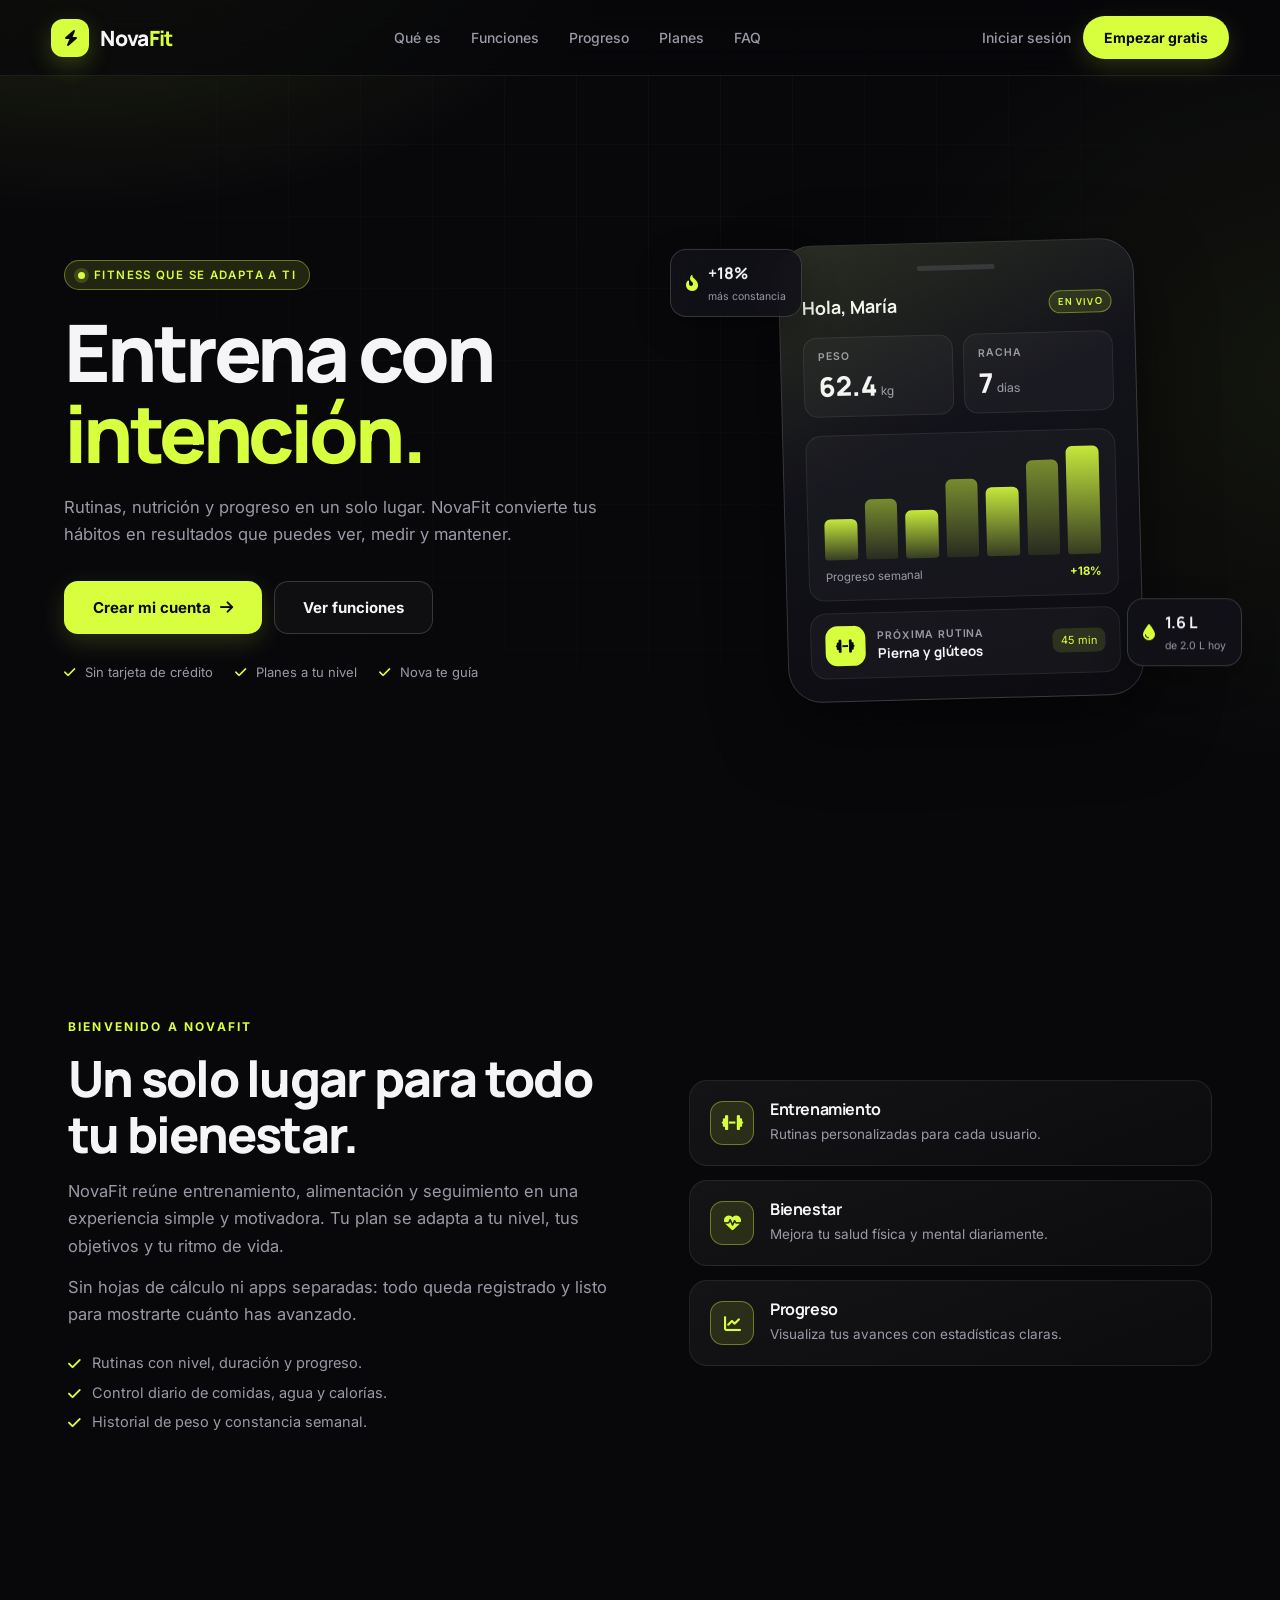
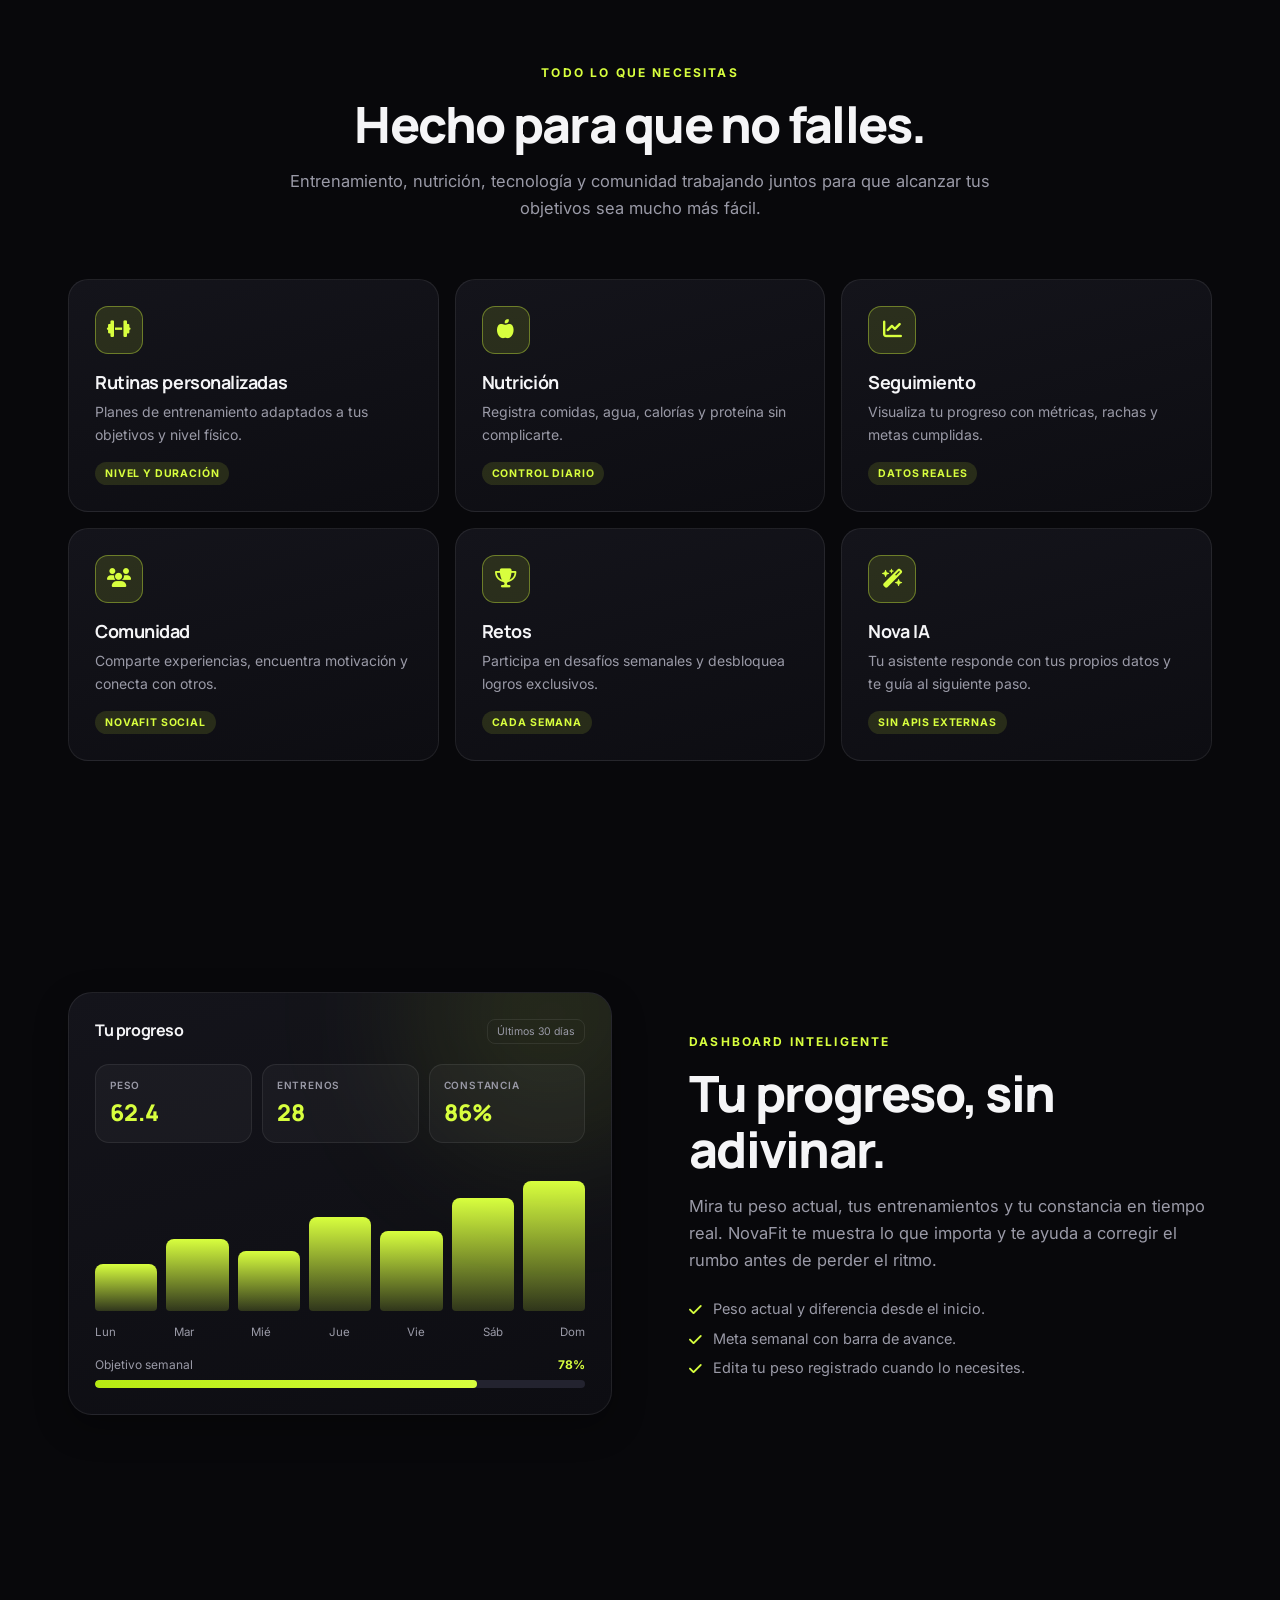
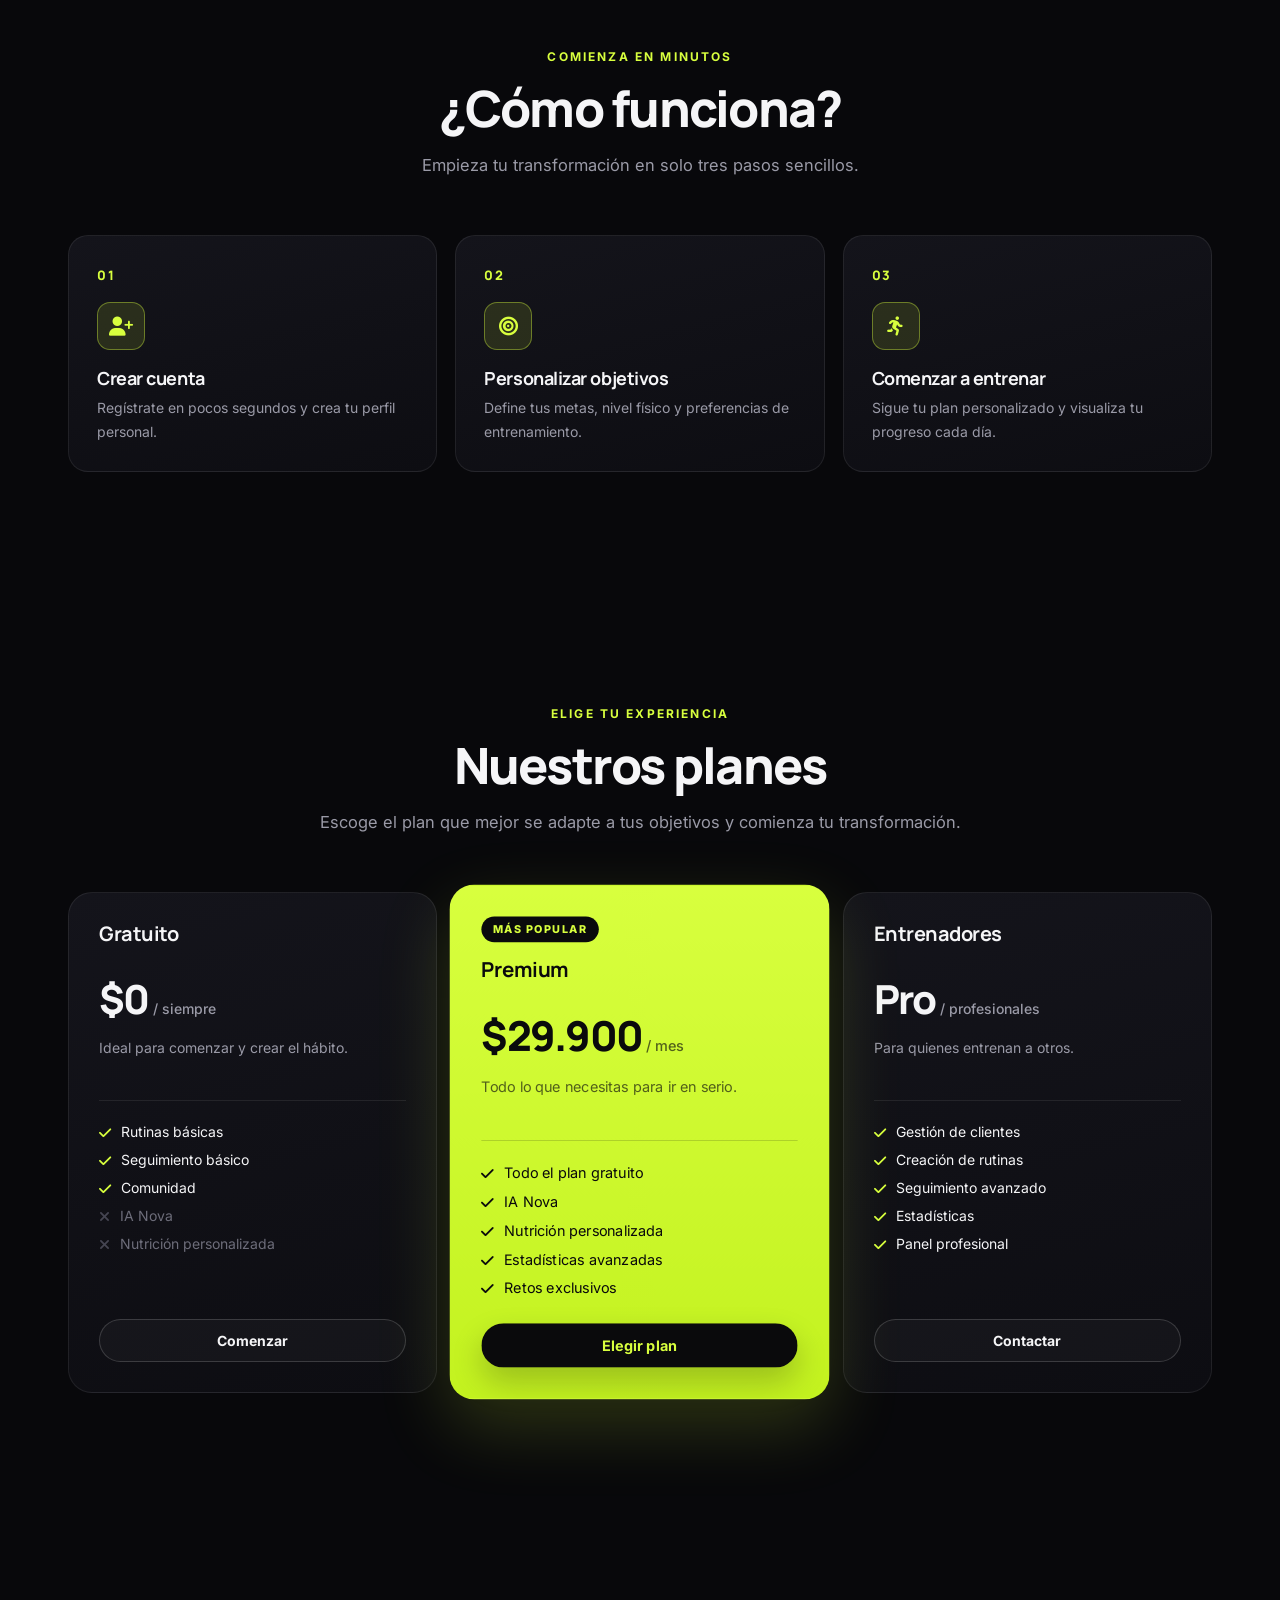
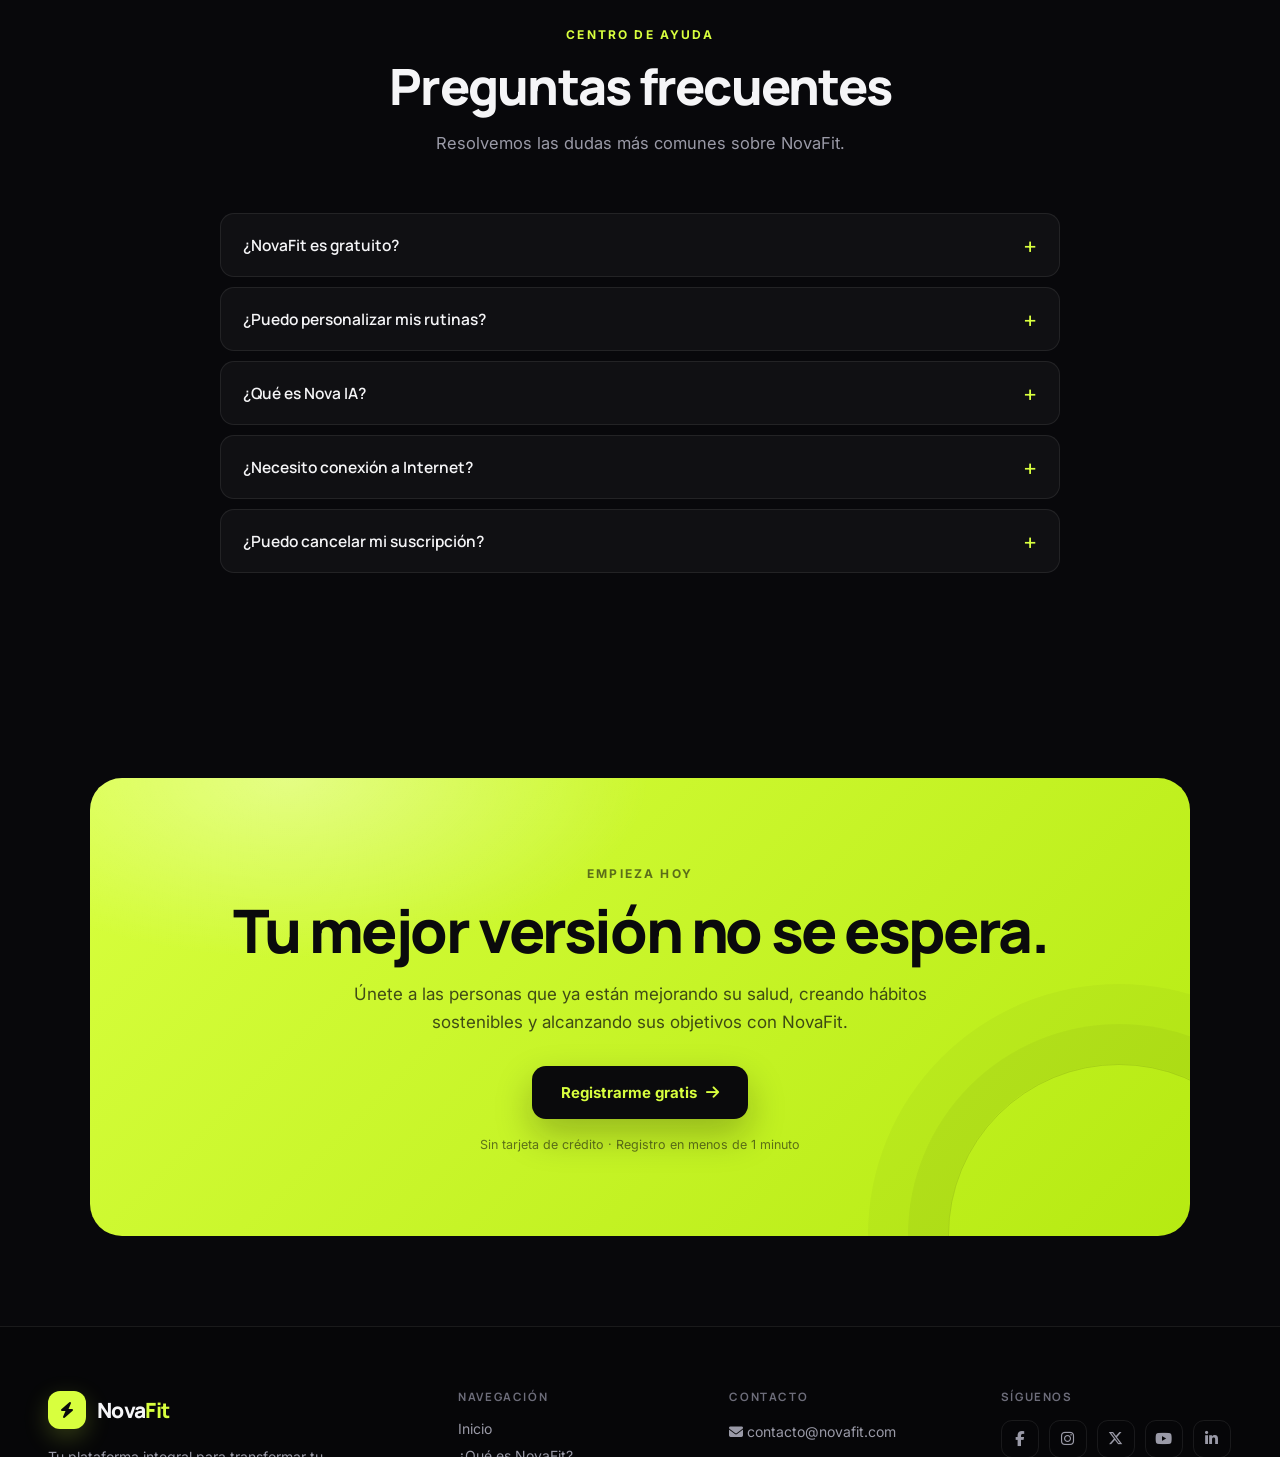
<file: nova-main/index.html>
<!DOCTYPE html>
<html lang="es">
<head>
    <meta charset="UTF-8">
    <meta name="viewport" content="width=device-width, initial-scale=1.0">
    <link rel="icon" type="image/svg+xml" href="frontend/assets/favicon.svg">
    <link rel="icon" type="image/png" sizes="512x512" href="frontend/assets/favicon.png">
    <link rel="apple-touch-icon" href="frontend/assets/apple-touch-icon.png">
    <meta http-equiv="refresh" content="0; url=frontend/index.html">
    <title>NovaFit</title>
</head>
<body>
    <p>Redirigiendo a <a href="frontend/index.html">NovaFit</a>...</p>
</body>
</html>
</file>
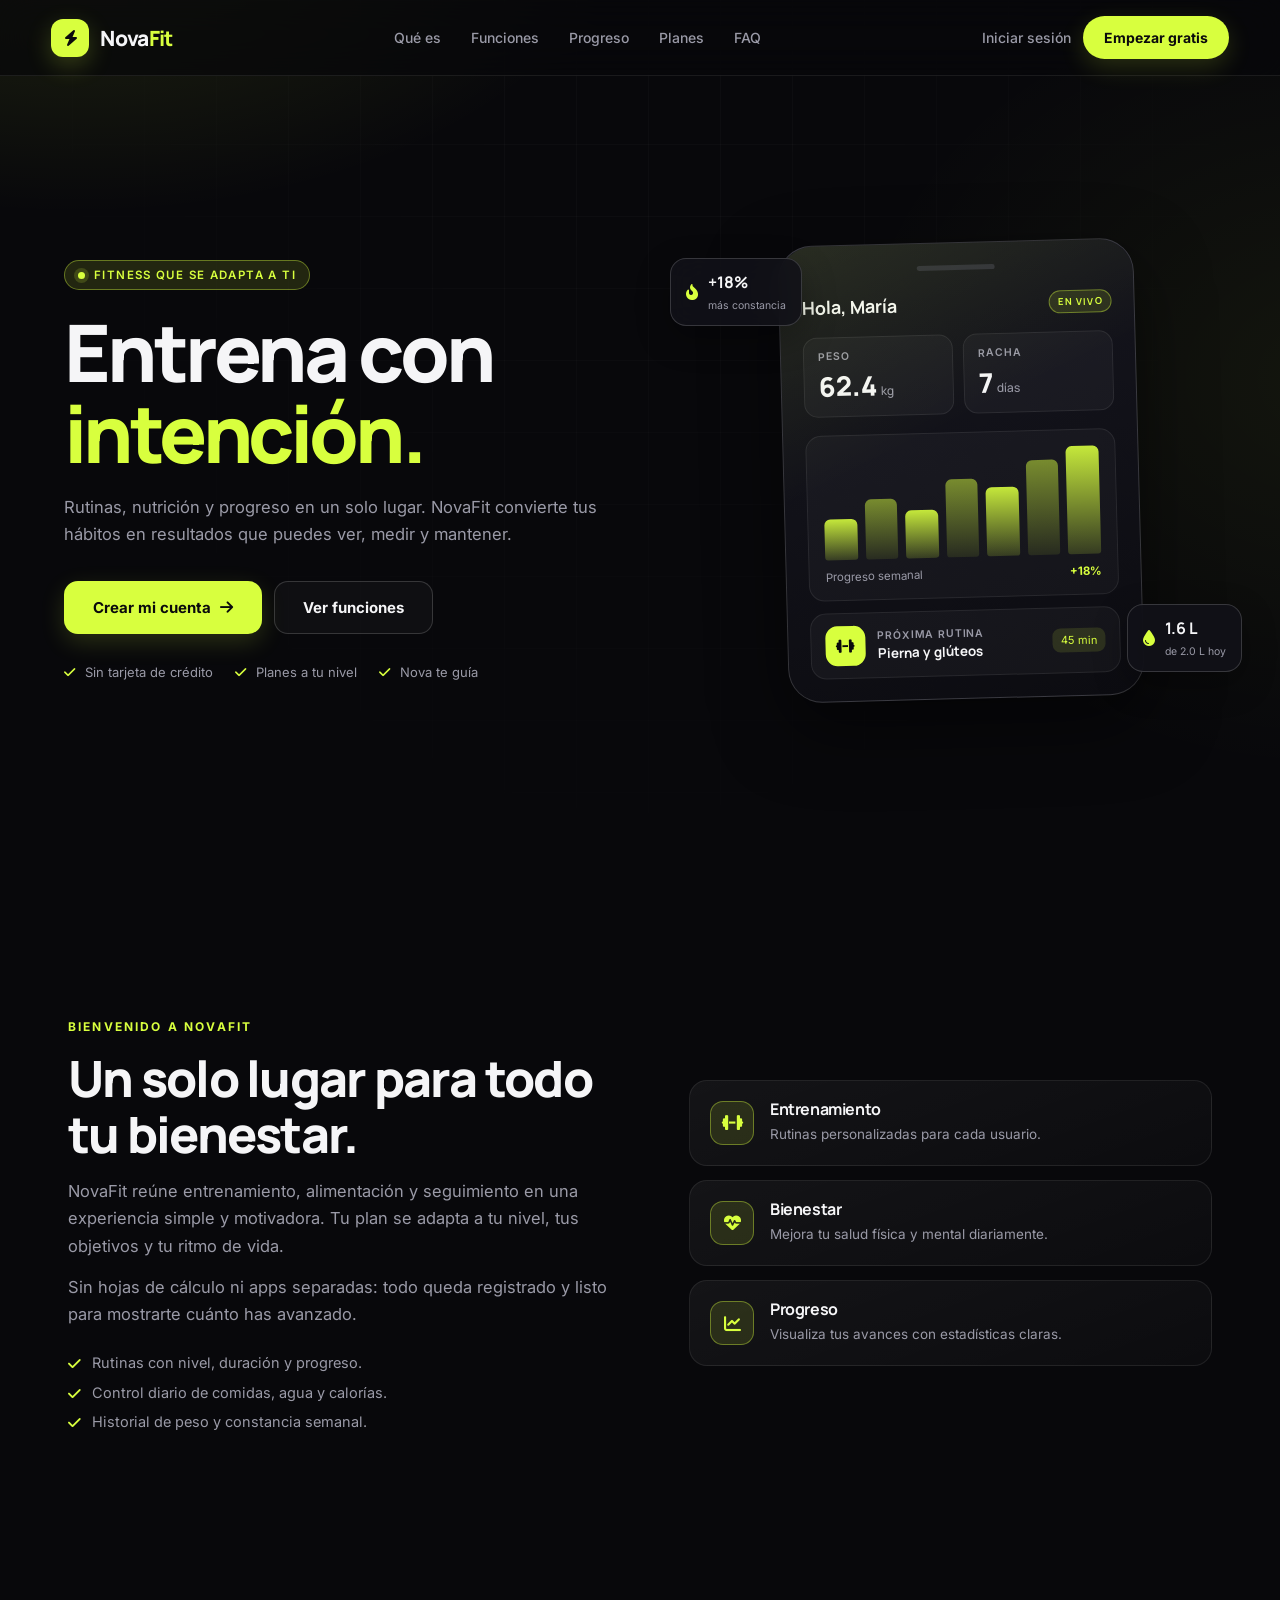
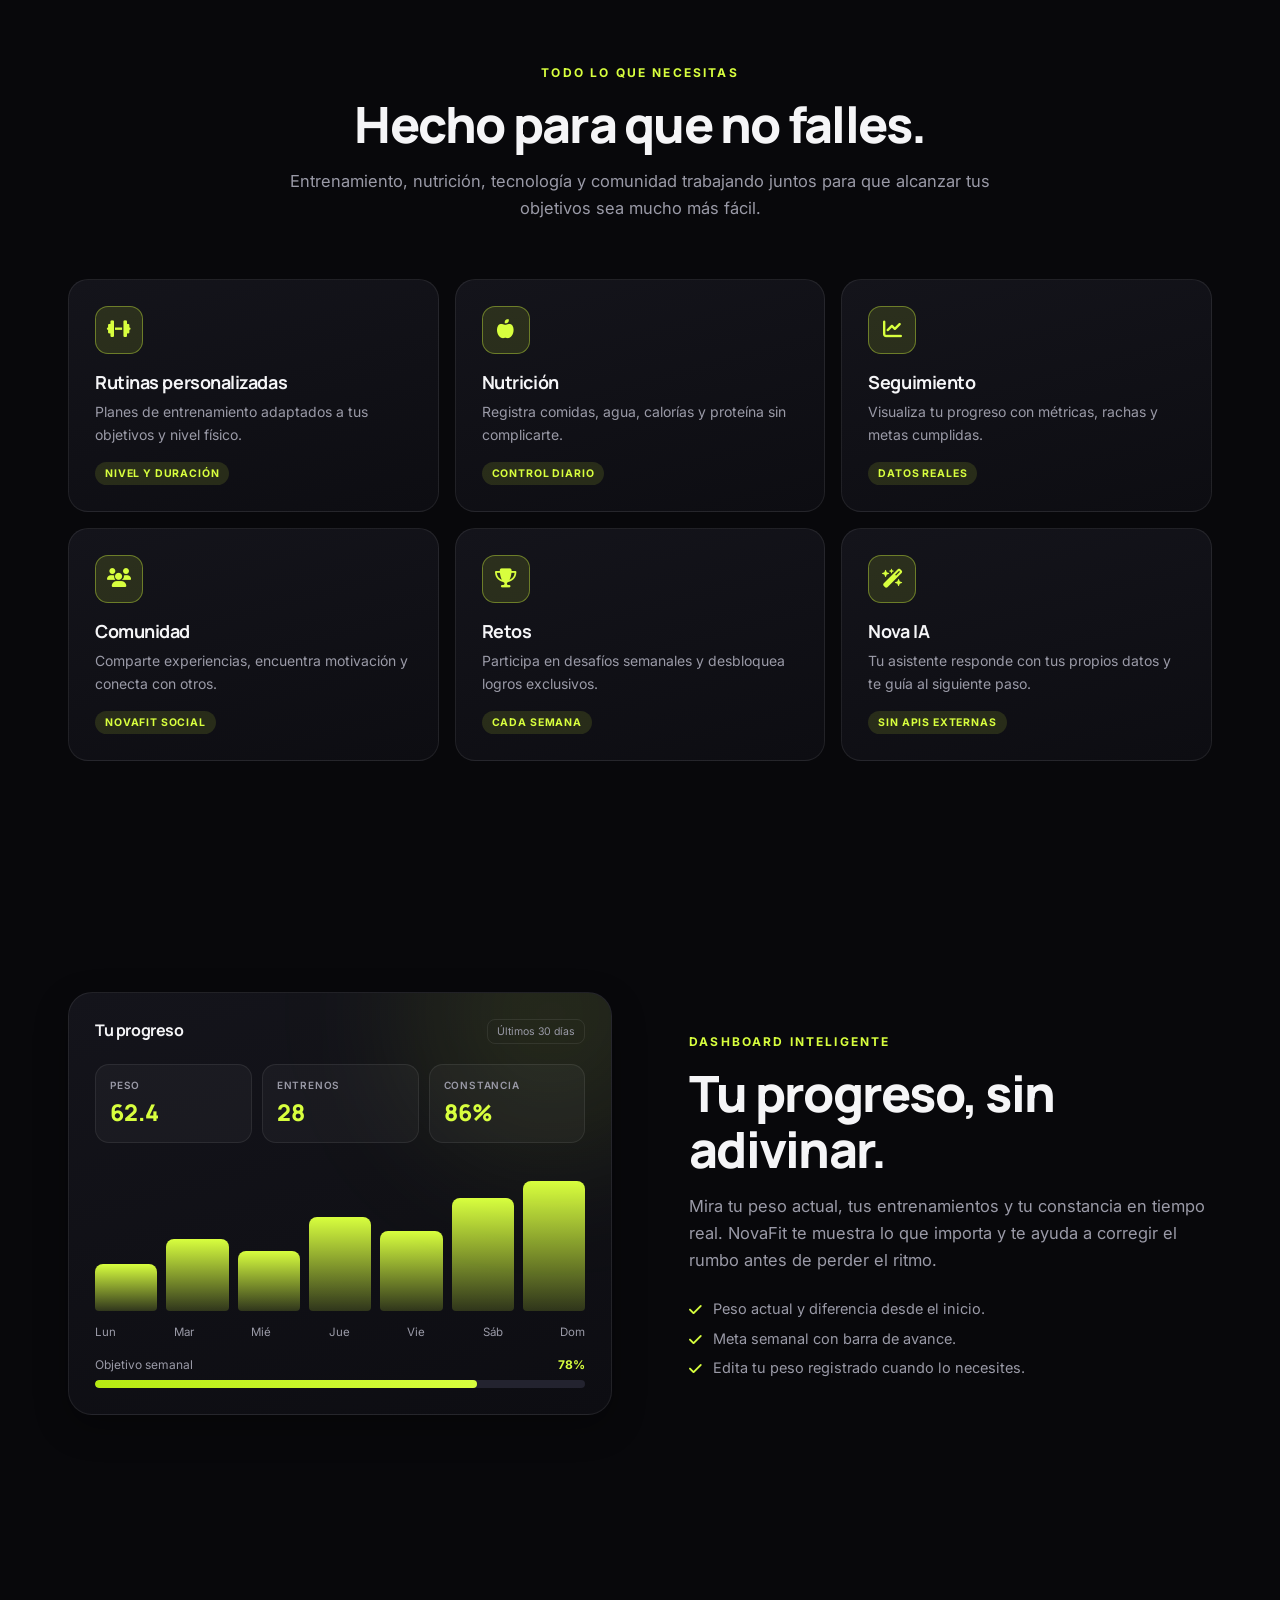
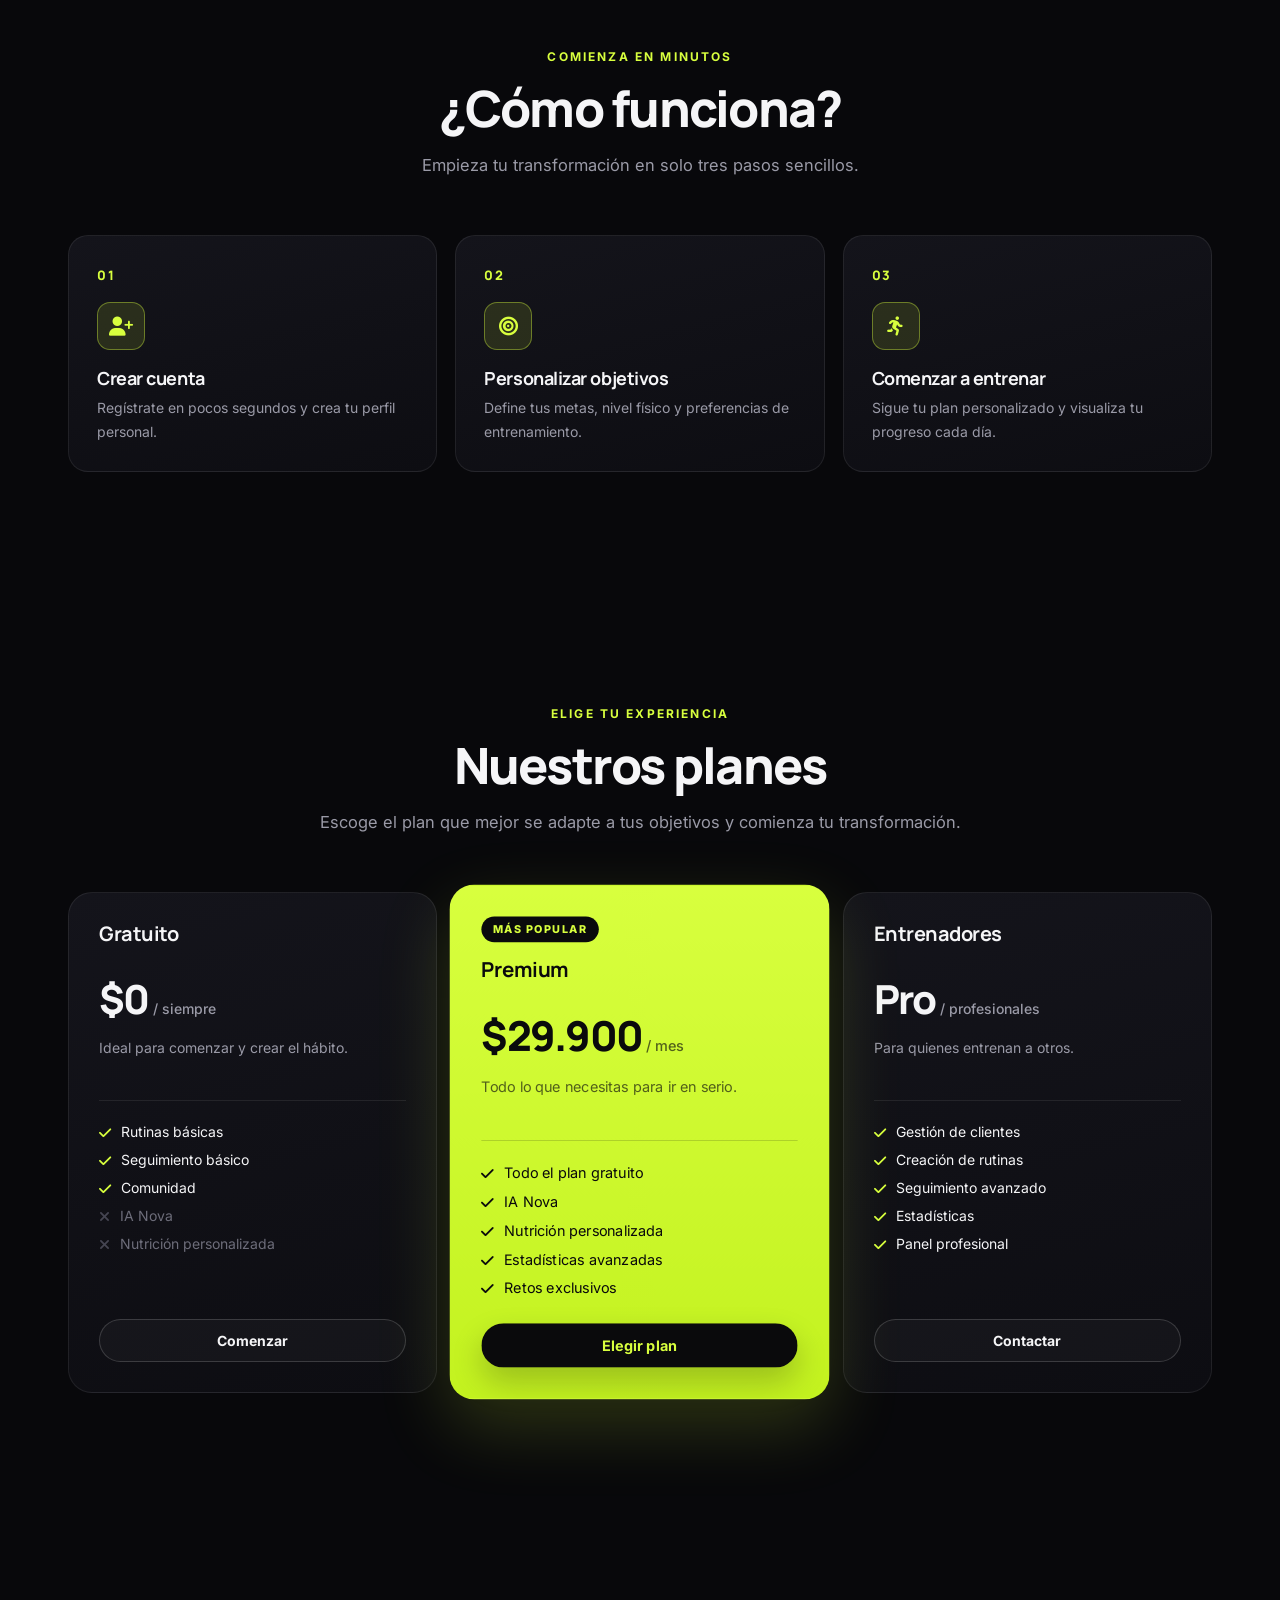
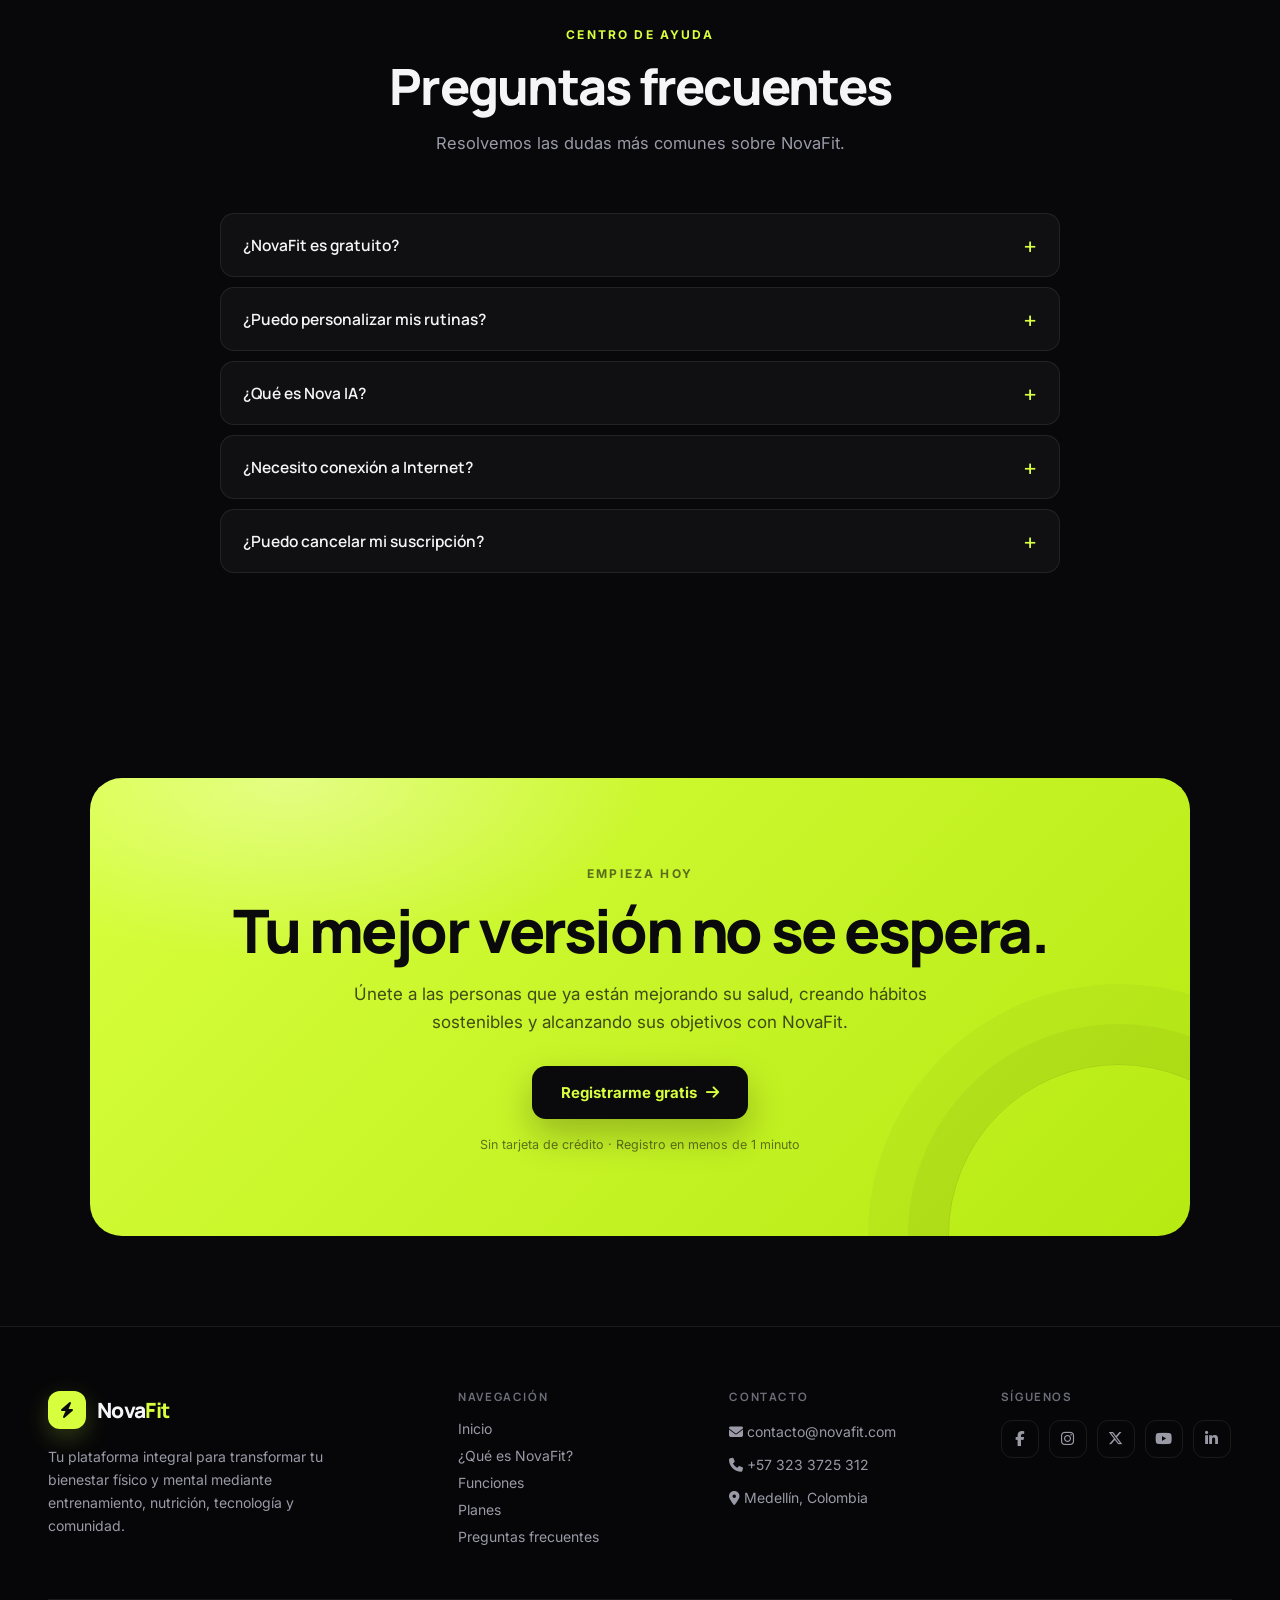
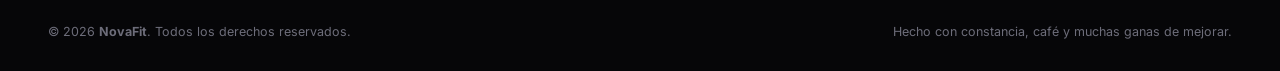
<file: nova-main/frontend/index.html>
<!DOCTYPE html>
<html lang="es">

<head>
    <meta charset="UTF-8">
    <meta name="viewport" content="width=device-width, initial-scale=1.0">
    <link rel="icon" type="image/svg+xml" href="./assets/favicon.svg">
    <link rel="icon" type="image/png" sizes="512x512" href="./assets/favicon.png">
    <link rel="apple-touch-icon" href="./assets/apple-touch-icon.png">
    <meta name="description" content="NovaFit: rutinas personalizadas, nutrición y seguimiento de progreso en una sola plataforma.">
    <title>NovaFit · Entrena con intención</title>

    <link rel="stylesheet" href="https://cdnjs.cloudflare.com/ajax/libs/font-awesome/6.6.0/css/all.min.css">
    <link rel="stylesheet" href="../style/theme.css">
    <link rel="stylesheet" href="../style/index.css">
</head>

<body>

    <header class="site-header">
        <a class="brand" href="index.html" aria-label="NovaFit, inicio">
            <span class="brand-mark"><i class="fa-solid fa-bolt"></i></span>
            <span class="brand-name">Nova<span>Fit</span></span>
        </a>

        <nav class="site-nav" aria-label="Navegación principal">
            <a href="#que-es">Qué es</a>
            <a href="#funciones">Funciones</a>
            <a href="#progreso">Progreso</a>
            <a href="#planes">Planes</a>
            <a href="#faq">FAQ</a>
        </nav>

        <div class="site-actions">
            <a class="link-login" href="inicio.html">Iniciar sesión</a>
            <a class="btn-lime" href="registro.html">Empezar gratis</a>
        </div>
    </header>

    <main>

        <!-- ========================= HERO ========================= -->
        <section class="hero" id="inicio">
            <div class="hero-grid" aria-hidden="true"></div>

            <div class="hero-copy">
                <span class="pill"><span class="dot"></span> Fitness que se adapta a ti</span>

                <h1>Entrena con<br><span class="accent">intención.</span></h1>

                <p class="lead">
                    Rutinas, nutrición y progreso en un solo lugar. NovaFit convierte
                    tus hábitos en resultados que puedes ver, medir y mantener.
                </p>

                <div class="hero-actions">
                    <a class="btn-lime lg" href="registro.html">
                        Crear mi cuenta <i class="fa-solid fa-arrow-right"></i>
                    </a>
                    <a class="btn-ghost lg" href="#funciones">Ver funciones</a>
                </div>

                <ul class="hero-points">
                    <li><i class="fa-solid fa-check"></i> Sin tarjeta de crédito</li>
                    <li><i class="fa-solid fa-check"></i> Planes a tu nivel</li>
                    <li><i class="fa-solid fa-check"></i> Nova te guía</li>
                </ul>
            </div>

            <div class="hero-visual" aria-hidden="true">
                <div class="phone">
                    <div class="phone-bar"></div>

                    <div class="phone-head">
                        <span>Hola, María</span>
                        <span class="live">En vivo</span>
                    </div>

                    <div class="mini-metrics">
                        <div class="mini">
                            <small>Peso</small>
                            <strong>62.4<em>kg</em></strong>
                        </div>
                        <div class="mini">
                            <small>Racha</small>
                            <strong>7<em>días</em></strong>
                        </div>
                    </div>

                    <div class="mini-chart">
                        <div class="bars">
                            <i style="--h:38%"></i>
                            <i style="--h:56%"></i>
                            <i style="--h:44%"></i>
                            <i style="--h:72%"></i>
                            <i style="--h:64%"></i>
                            <i style="--h:88%"></i>
                            <i style="--h:100%"></i>
                        </div>
                        <div class="chart-label">
                            <span>Progreso semanal</span>
                            <span class="up">+18%</span>
                        </div>
                    </div>

                    <div class="mini-next">
                        <div class="next-icon"><i class="fa-solid fa-dumbbell"></i></div>
                        <div>
                            <small>Próxima rutina</small>
                            <strong>Pierna y glúteos</strong>
                        </div>
                        <span class="next-time">45 min</span>
                    </div>
                </div>

                <div class="float-card float-a">
                    <i class="fa-solid fa-fire-flame-curved"></i>
                    <div><strong>+18%</strong><small>más constancia</small></div>
                </div>

                <div class="float-card float-b">
                    <i class="fa-solid fa-droplet"></i>
                    <div><strong>1.6 L</strong><small>de 2.0 L hoy</small></div>
                </div>
            </div>
        </section>

        <!-- ========================= QUÉ ES ========================= -->
        <section class="section split" id="que-es">
            <div class="section-copy">
                <span class="eyebrow">Bienvenido a NovaFit</span>
                <h2>Un solo lugar para todo tu bienestar.</h2>
                <p>
                    NovaFit reúne entrenamiento, alimentación y seguimiento en una
                    experiencia simple y motivadora. Tu plan se adapta a tu nivel,
                    tus objetivos y tu ritmo de vida.
                </p>
                <p style="margin-top:14px">
                    Sin hojas de cálculo ni apps separadas: todo queda registrado y
                    listo para mostrarte cuánto has avanzado.
                </p>

                <ul class="check-list">
                    <li><i class="fa-solid fa-check"></i> Rutinas con nivel, duración y progreso.</li>
                    <li><i class="fa-solid fa-check"></i> Control diario de comidas, agua y calorías.</li>
                    <li><i class="fa-solid fa-check"></i> Historial de peso y constancia semanal.</li>
                </ul>
            </div>

            <div class="mini-card-grid">
                <article class="mini-card">
                    <span class="icon-tile"><i class="fa-solid fa-dumbbell"></i></span>
                    <div>
                        <h3>Entrenamiento</h3>
                        <p>Rutinas personalizadas para cada usuario.</p>
                    </div>
                </article>
                <article class="mini-card">
                    <span class="icon-tile"><i class="fa-solid fa-heart-pulse"></i></span>
                    <div>
                        <h3>Bienestar</h3>
                        <p>Mejora tu salud física y mental diariamente.</p>
                    </div>
                </article>
                <article class="mini-card">
                    <span class="icon-tile"><i class="fa-solid fa-chart-line"></i></span>
                    <div>
                        <h3>Progreso</h3>
                        <p>Visualiza tus avances con estadísticas claras.</p>
                    </div>
                </article>
            </div>
        </section>

        <!-- ========================= FUNCIONES ========================= -->
        <section class="section" id="funciones">
            <div class="section-head center">
                <span class="eyebrow">Todo lo que necesitas</span>
                <h2>Hecho para que no falles.</h2>
                <p>
                    Entrenamiento, nutrición, tecnología y comunidad trabajando juntos
                    para que alcanzar tus objetivos sea mucho más fácil.
                </p>
            </div>

            <div class="features-grid">
                <article class="feature">
                    <span class="icon-tile"><i class="fa-solid fa-dumbbell"></i></span>
                    <h3>Rutinas personalizadas</h3>
                    <p>Planes de entrenamiento adaptados a tus objetivos y nivel físico.</p>
                    <span class="feature-tag">Nivel y duración</span>
                </article>

                <article class="feature">
                    <span class="icon-tile"><i class="fa-solid fa-apple-whole"></i></span>
                    <h3>Nutrición</h3>
                    <p>Registra comidas, agua, calorías y proteína sin complicarte.</p>
                    <span class="feature-tag">Control diario</span>
                </article>

                <article class="feature">
                    <span class="icon-tile"><i class="fa-solid fa-chart-line"></i></span>
                    <h3>Seguimiento</h3>
                    <p>Visualiza tu progreso con métricas, rachas y metas cumplidas.</p>
                    <span class="feature-tag">Datos reales</span>
                </article>

                <article class="feature">
                    <span class="icon-tile"><i class="fa-solid fa-users"></i></span>
                    <h3>Comunidad</h3>
                    <p>Comparte experiencias, encuentra motivación y conecta con otros.</p>
                    <span class="feature-tag">NovaFit Social</span>
                </article>

                <article class="feature">
                    <span class="icon-tile"><i class="fa-solid fa-trophy"></i></span>
                    <h3>Retos</h3>
                    <p>Participa en desafíos semanales y desbloquea logros exclusivos.</p>
                    <span class="feature-tag">Cada semana</span>
                </article>

                <article class="feature">
                    <span class="icon-tile"><i class="fa-solid fa-wand-magic-sparkles"></i></span>
                    <h3>Nova IA</h3>
                    <p>Tu asistente responde con tus propios datos y te guía al siguiente paso.</p>
                    <span class="feature-tag">Sin APIs externas</span>
                </article>
            </div>
        </section>

        <!-- ========================= PROGRESO ========================= -->
        <section class="section split" id="progreso">
            <div class="panel-demo" aria-hidden="true">
                <div class="demo-top">
                    <h3>Tu progreso</h3>
                    <span class="demo-chip">Últimos 30 días</span>
                </div>

                <div class="demo-kpis">
                    <div class="demo-kpi">
                        <small>Peso</small>
                        <strong>62.4</strong>
                    </div>
                    <div class="demo-kpi">
                        <small>Entrenos</small>
                        <strong>28</strong>
                    </div>
                    <div class="demo-kpi">
                        <small>Constancia</small>
                        <strong>86%</strong>
                    </div>
                </div>

                <div class="demo-bars">
                    <i style="--h:34%"></i>
                    <i style="--h:52%"></i>
                    <i style="--h:43%"></i>
                    <i style="--h:68%"></i>
                    <i style="--h:58%"></i>
                    <i style="--h:82%"></i>
                    <i style="--h:94%"></i>
                </div>

                <div class="demo-legend">
                    <span>Lun</span><span>Mar</span><span>Mié</span><span>Jue</span>
                    <span>Vie</span><span>Sáb</span><span>Dom</span>
                </div>

                <div class="demo-goal">
                    <span>Objetivo semanal</span>
                    <span class="up">78%</span>
                </div>
                <div class="demo-track"><i></i></div>
            </div>

            <div class="section-copy">
                <span class="eyebrow">Dashboard inteligente</span>
                <h2>Tu progreso, sin adivinar.</h2>
                <p>
                    Mira tu peso actual, tus entrenamientos y tu constancia en tiempo
                    real. NovaFit te muestra lo que importa y te ayuda a corregir el
                    rumbo antes de perder el ritmo.
                </p>

                <ul class="check-list">
                    <li><i class="fa-solid fa-check"></i> Peso actual y diferencia desde el inicio.</li>
                    <li><i class="fa-solid fa-check"></i> Meta semanal con barra de avance.</li>
                    <li><i class="fa-solid fa-check"></i> Edita tu peso registrado cuando lo necesites.</li>
                </ul>
            </div>
        </section>

        <!-- ========================= CÓMO FUNCIONA ========================= -->
        <section class="section" id="como">
            <div class="section-head center">
                <span class="eyebrow">Comienza en minutos</span>
                <h2>¿Cómo funciona?</h2>
                <p>Empieza tu transformación en solo tres pasos sencillos.</p>
            </div>

            <div class="steps">
                <article class="step">
                    <span class="step-num">01</span>
                    <span class="icon-tile"><i class="fa-solid fa-user-plus"></i></span>
                    <h3>Crear cuenta</h3>
                    <p>Regístrate en pocos segundos y crea tu perfil personal.</p>
                </article>

                <article class="step">
                    <span class="step-num">02</span>
                    <span class="icon-tile"><i class="fa-solid fa-bullseye"></i></span>
                    <h3>Personalizar objetivos</h3>
                    <p>Define tus metas, nivel físico y preferencias de entrenamiento.</p>
                </article>

                <article class="step">
                    <span class="step-num">03</span>
                    <span class="icon-tile"><i class="fa-solid fa-person-running"></i></span>
                    <h3>Comenzar a entrenar</h3>
                    <p>Sigue tu plan personalizado y visualiza tu progreso cada día.</p>
                </article>
            </div>
        </section>

        <!-- ========================= PLANES ========================= -->
        <section class="section" id="planes">
            <div class="section-head center">
                <span class="eyebrow">Elige tu experiencia</span>
                <h2>Nuestros planes</h2>
                <p>Escoge el plan que mejor se adapte a tus objetivos y comienza tu transformación.</p>
            </div>

            <div class="plans">
                <article class="plan">
                    <h3>Gratuito</h3>
                    <p class="price">$0<span>/ siempre</span></p>
                    <p class="plan-desc">Ideal para comenzar y crear el hábito.</p>

                    <ul>
                        <li><i class="fa-solid fa-check"></i> Rutinas básicas</li>
                        <li><i class="fa-solid fa-check"></i> Seguimiento básico</li>
                        <li><i class="fa-solid fa-check"></i> Comunidad</li>
                        <li class="off"><i class="fa-solid fa-xmark"></i> IA Nova</li>
                        <li class="off"><i class="fa-solid fa-xmark"></i> Nutrición personalizada</li>
                    </ul>

                    <a class="btn-ghost" href="registro.html">Comenzar</a>
                </article>

                <article class="plan featured">
                    <span class="popular">Más popular</span>
                    <h3>Premium</h3>
                    <p class="price">$29.900<span>/ mes</span></p>
                    <p class="plan-desc">Todo lo que necesitas para ir en serio.</p>

                    <ul>
                        <li><i class="fa-solid fa-check"></i> Todo el plan gratuito</li>
                        <li><i class="fa-solid fa-check"></i> IA Nova</li>
                        <li><i class="fa-solid fa-check"></i> Nutrición personalizada</li>
                        <li><i class="fa-solid fa-check"></i> Estadísticas avanzadas</li>
                        <li><i class="fa-solid fa-check"></i> Retos exclusivos</li>
                    </ul>

                    <a class="btn-lime" href="registro.html">Elegir plan</a>
                </article>

                <article class="plan">
                    <h3>Entrenadores</h3>
                    <p class="price">Pro<span>/ profesionales</span></p>
                    <p class="plan-desc">Para quienes entrenan a otros.</p>

                    <ul>
                        <li><i class="fa-solid fa-check"></i> Gestión de clientes</li>
                        <li><i class="fa-solid fa-check"></i> Creación de rutinas</li>
                        <li><i class="fa-solid fa-check"></i> Seguimiento avanzado</li>
                        <li><i class="fa-solid fa-check"></i> Estadísticas</li>
                        <li><i class="fa-solid fa-check"></i> Panel profesional</li>
                    </ul>

                    <a class="btn-ghost" href="registro.html">Contactar</a>
                </article>
            </div>
        </section>

        <!-- ========================= FAQ ========================= -->
        <section class="section" id="faq">
            <div class="section-head center">
                <span class="eyebrow">Centro de ayuda</span>
                <h2>Preguntas frecuentes</h2>
                <p>Resolvemos las dudas más comunes sobre NovaFit.</p>
            </div>

            <div class="faq">
                <button class="accordion" type="button">¿NovaFit es gratuito?</button>
                <div class="panel">
                    <p>Sí. Puedes utilizar el plan gratuito con funciones esenciales o acceder al plan Premium para desbloquear todas las herramientas.</p>
                </div>

                <button class="accordion" type="button">¿Puedo personalizar mis rutinas?</button>
                <div class="panel">
                    <p>Sí. NovaFit adapta los entrenamientos según tus objetivos, nivel físico y progreso.</p>
                </div>

                <button class="accordion" type="button">¿Qué es Nova IA?</button>
                <div class="panel">
                    <p>Nova es el asistente de NovaFit. Responde con reglas y con tus propios datos: próxima rutina, racha, agua, calorías y peso. No usa servicios externos ni envía tu información a terceros.</p>
                </div>

                <button class="accordion" type="button">¿Necesito conexión a Internet?</button>
                <div class="panel">
                    <p>Para sincronizar tu progreso sí, aunque algunas funciones podrán utilizarse sin conexión.</p>
                </div>

                <button class="accordion" type="button">¿Puedo cancelar mi suscripción?</button>
                <div class="panel">
                    <p>Sí. Puedes cancelar tu plan Premium en cualquier momento desde tu perfil.</p>
                </div>
            </div>
        </section>

        <!-- ========================= CTA ========================= -->
        <section class="cta-band">
            <div class="cta-inner">
                <span class="eyebrow">Empieza hoy</span>
                <h2>Tu mejor versión no se espera.</h2>
                <p>
                    Únete a las personas que ya están mejorando su salud, creando hábitos
                    sostenibles y alcanzando sus objetivos con NovaFit.
                </p>
                <a class="btn-lime lg" href="registro.html">
                    Registrarme gratis <i class="fa-solid fa-arrow-right"></i>
                </a>
                <small>Sin tarjeta de crédito · Registro en menos de 1 minuto</small>
            </div>
        </section>

    </main>

    <!-- ========================= FOOTER ========================= -->
    <footer class="site-footer">
        <div class="footer-inner">
            <div class="footer-brand">
                <a class="brand" href="index.html">
                    <span class="brand-mark"><i class="fa-solid fa-bolt"></i></span>
                    <span class="brand-name">Nova<span>Fit</span></span>
                </a>
                <p>
                    Tu plataforma integral para transformar tu bienestar físico y mental
                    mediante entrenamiento, nutrición, tecnología y comunidad.
                </p>
            </div>

            <div class="footer-col">
                <h4>Navegación</h4>
                <a href="#inicio">Inicio</a>
                <a href="#que-es">¿Qué es NovaFit?</a>
                <a href="#funciones">Funciones</a>
                <a href="#planes">Planes</a>
                <a href="#faq">Preguntas frecuentes</a>
            </div>

            <div class="footer-col">
                <h4>Contacto</h4>
                <p><i class="fa-solid fa-envelope"></i> contacto@novafit.com</p>
                <p><i class="fa-solid fa-phone"></i> +57 323 3725 312</p>
                <p><i class="fa-solid fa-location-dot"></i> Medellín, Colombia</p>
            </div>

            <div class="footer-col">
                <h4>Síguenos</h4>
                <div class="footer-social">
                    <a href="#" aria-label="Facebook"><i class="fa-brands fa-facebook-f"></i></a>
                    <a href="#" aria-label="Instagram"><i class="fa-brands fa-instagram"></i></a>
                    <a href="#" aria-label="X"><i class="fa-brands fa-x-twitter"></i></a>
                    <a href="#" aria-label="YouTube"><i class="fa-brands fa-youtube"></i></a>
                    <a href="#" aria-label="LinkedIn"><i class="fa-brands fa-linkedin-in"></i></a>
                </div>
            </div>
        </div>

        <div class="footer-bottom">
            <span>© 2026 <strong>NovaFit</strong>. Todos los derechos reservados.</span>
            <span>Hecho con constancia, café y muchas ganas de mejorar.</span>
        </div>
    </footer>

    <script>
        const accordion = document.querySelectorAll(".accordion");

        accordion.forEach(item => {
            item.addEventListener("click", function () {
                this.classList.toggle("active");

                const panel = this.nextElementSibling;

                if (panel.style.maxHeight) {
                    panel.style.maxHeight = null;
                } else {
                    panel.style.maxHeight = panel.scrollHeight + "px";
                }
            });
        });
    </script>
</body>

</html>
</file>
<file: nova-main/style/theme.css>
/* ============================================================
   NovaFit · Sistema de diseño "Oscuro premium + lima"
   Tokens, tipografía y base compartida por todas las pantallas.
   ============================================================ */

@import url('https://fonts.googleapis.com/css2?family=Inter:wght@400;500;600&family=Manrope:wght@500;600;700;800&display=swap');

:root {
    /* Superficies */
    --nf-bg: #08080b;
    --nf-bg-soft: #0c0c11;
    --nf-surface: #111117;
    --nf-surface-2: #17171f;
    --nf-surface-3: #1d1d27;

    /* Líneas */
    --nf-line: rgba(255, 255, 255, .08);
    --nf-line-strong: rgba(255, 255, 255, .16);

    /* Texto */
    --nf-text: #f5f5f7;
    --nf-muted: #9a9aa7;
    --nf-muted-2: #6d6d7a;
    --nf-ink: #0a0a0c;

    /* Acento */
    --nf-lime: #d8ff3e;
    --nf-lime-2: #b6ea12;
    --nf-lime-soft: rgba(216, 255, 62, .12);
    --nf-lime-line: rgba(216, 255, 62, .38);

    /* Estados */
    --nf-danger: #ff6b81;
    --nf-success: #7ee787;
    --nf-info: #7cc4ff;

    /* Formas */
    --nf-radius: 22px;
    --nf-radius-md: 16px;
    --nf-radius-sm: 11px;

    /* Sombras */
    --nf-shadow: 0 26px 70px rgba(0, 0, 0, .5);
    --nf-shadow-soft: 0 12px 34px rgba(0, 0, 0, .3);

    /* Tipografía */
    --nf-font-display: 'Manrope', 'Segoe UI', system-ui, sans-serif;
    --nf-font-body: 'Inter', 'Segoe UI', system-ui, sans-serif;
}

html {
    color-scheme: dark;
    scroll-behavior: smooth;
}

body {
    font-family: var(--nf-font-body);
    color: var(--nf-text);
    background-color: var(--nf-bg);
    -webkit-font-smoothing: antialiased;
    -moz-osx-font-smoothing: grayscale;
    text-rendering: optimizeLegibility;
}

h1, h2, h3, h4, h5, h6 {
    font-family: var(--nf-font-display);
    font-weight: 700;
    letter-spacing: -.025em;
    line-height: 1.12;
}

p {
    line-height: 1.65;
}

a {
    color: var(--nf-lime);
    text-decoration: none;
}

a:hover {
    color: #eaff8f;
}

button,
input,
select,
textarea {
    font: inherit;
}

img,
svg {
    max-width: 100%;
}

::selection {
    background: var(--nf-lime);
    color: var(--nf-ink);
}

:focus-visible {
    outline: 2px solid var(--nf-lime);
    outline-offset: 3px;
}

/* Scrollbar discreto */
* {
    scrollbar-width: thin;
    scrollbar-color: #2b2b37 transparent;
}

*::-webkit-scrollbar {
    width: 10px;
    height: 10px;
}

*::-webkit-scrollbar-track {
    background: transparent;
}

*::-webkit-scrollbar-thumb {
    background: #2b2b37;
    border: 3px solid transparent;
    background-clip: content-box;
    border-radius: 999px;
}

*::-webkit-scrollbar-thumb:hover {
    background: #3c3c4b;
    background-clip: content-box;
}

/* Aviso global (por si una página no carga su CSS propio) */
.nf-badge {
    display: inline-flex;
    align-items: center;
    gap: 7px;
    padding: 5px 11px;
    border-radius: 999px;
    border: 1px solid var(--nf-lime-line);
    background: var(--nf-lime-soft);
    color: var(--nf-lime);
    font-size: 12px;
    font-weight: 600;
    letter-spacing: .02em;
}

@media (prefers-reduced-motion: reduce) {
    html {
        scroll-behavior: auto;
    }

    *, *::before, *::after {
        animation-duration: .001ms !important;
        animation-iteration-count: 1 !important;
        transition-duration: .001ms !important;
    }
}
</file>
<file: nova-main/style/index.css>
/* ============================================================
   NovaFit · Landing pública
   Estética: oscuro premium, acento lima, tarjetas glass.
   ============================================================ */

* {
    box-sizing: border-box;
    margin: 0;
    padding: 0;
}

html {
    scroll-behavior: smooth;
}

body {
    font-family: var(--nf-font-body);
    background: var(--nf-bg);
    color: var(--nf-text);
    overflow-x: hidden;
}

section[id] {
    scroll-margin-top: 96px;
}

/* ------------------------- Header ------------------------- */

.site-header {
    position: fixed;
    inset: 0 0 auto;
    z-index: 100;
    height: 76px;
    padding: 0 clamp(20px, 4vw, 56px);
    display: flex;
    align-items: center;
    justify-content: space-between;
    gap: 24px;
    background: rgba(8, 8, 11, .72);
    border-bottom: 1px solid var(--nf-line);
    backdrop-filter: blur(18px);
    -webkit-backdrop-filter: blur(18px);
}

.brand {
    display: flex;
    align-items: center;
    gap: 11px;
    color: var(--nf-text);
    font-family: var(--nf-font-display);
    font-size: 21px;
    font-weight: 800;
    letter-spacing: -.03em;
    white-space: nowrap;
}

.brand:hover {
    color: var(--nf-text);
}

.brand-mark {
    width: 38px;
    height: 38px;
    display: grid;
    place-items: center;
    border-radius: 12px;
    background: var(--nf-lime);
    color: var(--nf-ink);
    font-size: 16px;
    box-shadow: 0 8px 24px rgba(216, 255, 62, .22);
}

.brand-name span {
    color: var(--nf-lime);
}

.site-nav {
    display: flex;
    align-items: center;
    gap: 4px;
}

.site-nav a {
    padding: 9px 13px;
    border-radius: 999px;
    color: var(--nf-muted);
    font-size: 14px;
    font-weight: 500;
    transition: color .2s ease, background .2s ease;
}

.site-nav a:hover {
    color: var(--nf-text);
    background: rgba(255, 255, 255, .05);
}

.site-actions {
    display: flex;
    align-items: center;
    gap: 12px;
}

.link-login {
    color: var(--nf-muted);
    font-size: 14px;
    font-weight: 500;
    transition: color .2s ease;
}

.link-login:hover {
    color: var(--nf-text);
}

/* ------------------------- Botones ------------------------- */

.btn-lime,
.btn-ghost {
    display: inline-flex;
    align-items: center;
    justify-content: center;
    gap: 9px;
    padding: 12px 20px;
    border: 1px solid transparent;
    border-radius: 999px;
    font-family: var(--nf-font-body);
    font-size: 14px;
    font-weight: 700;
    cursor: pointer;
    transition: transform .2s ease, box-shadow .2s ease, background .2s ease, border-color .2s ease, color .2s ease;
}

.btn-lime {
    background: var(--nf-lime);
    color: var(--nf-ink);
    box-shadow: 0 8px 24px rgba(216, 255, 62, .16);
}

.btn-lime:hover {
    background: #e6ff75;
    color: var(--nf-ink);
    transform: translateY(-2px);
    box-shadow: 0 14px 34px rgba(216, 255, 62, .26);
}

.btn-ghost {
    background: rgba(255, 255, 255, .03);
    border-color: var(--nf-line-strong);
    color: var(--nf-text);
}

.btn-ghost:hover {
    background: var(--nf-lime-soft);
    border-color: var(--nf-lime-line);
    color: var(--nf-lime);
    transform: translateY(-2px);
}

.btn-lime.lg,
.btn-ghost.lg {
    padding: 16px 28px;
    border-radius: 14px;
    font-size: 15px;
}

/* ------------------------- Hero ------------------------- */

.hero {
    position: relative;
    min-height: 100vh;
    max-width: 1400px;
    margin: 0 auto;
    padding: 136px clamp(20px, 5vw, 72px) 96px;
    display: grid;
    grid-template-columns: 1.05fr .95fr;
    align-items: center;
    gap: clamp(36px, 6vw, 90px);
    background:
        radial-gradient(900px 520px at 6% -12%, rgba(216, 255, 62, .13), transparent 62%),
        radial-gradient(760px 620px at 104% 42%, rgba(216, 255, 62, .055), transparent 64%);
}

.hero-grid {
    position: absolute;
    inset: 0;
    z-index: 0;
    pointer-events: none;
    background-image:
        linear-gradient(rgba(255, 255, 255, .04) 1px, transparent 1px),
        linear-gradient(90deg, rgba(255, 255, 255, .04) 1px, transparent 1px);
    background-size: 72px 72px;
    opacity: .55;
    mask-image: radial-gradient(ellipse at 50% 0%, #000 18%, transparent 72%);
    -webkit-mask-image: radial-gradient(ellipse at 50% 0%, #000 18%, transparent 72%);
}

.hero-copy {
    position: relative;
    z-index: 2;
    max-width: 620px;
}

.pill {
    display: inline-flex;
    align-items: center;
    gap: 9px;
    padding: 7px 13px;
    border: 1px solid var(--nf-lime-line);
    border-radius: 999px;
    background: var(--nf-lime-soft);
    color: var(--nf-lime);
    font-size: 11.5px;
    font-weight: 600;
    letter-spacing: .12em;
    text-transform: uppercase;
}

.pill .dot {
    width: 7px;
    height: 7px;
    border-radius: 50%;
    background: var(--nf-lime);
    box-shadow: 0 0 0 4px rgba(216, 255, 62, .16);
}

.hero h1 {
    margin: 22px 0 20px;
    font-size: clamp(46px, 6.2vw, 88px);
    font-weight: 800;
    line-height: 1.02;
    letter-spacing: -.045em;
}

.hero h1 .accent {
    color: var(--nf-lime);
}

.lead {
    max-width: 540px;
    margin-bottom: 32px;
    color: var(--nf-muted);
    font-size: clamp(16px, 1.3vw, 19px);
}

.hero-actions {
    display: flex;
    flex-wrap: wrap;
    gap: 12px;
}

.hero-points {
    display: flex;
    flex-wrap: wrap;
    gap: 10px 22px;
    margin-top: 30px;
    list-style: none;
    color: var(--nf-muted);
    font-size: 13px;
}

.hero-points i {
    margin-right: 6px;
    color: var(--nf-lime);
}

/* Mock de la app */

.hero-visual {
    position: relative;
    z-index: 2;
    display: flex;
    justify-content: center;
    padding: 18px;
}

.phone {
    position: relative;
    width: min(356px, 100%);
    padding: 22px;
    border: 1px solid var(--nf-line-strong);
    border-radius: 34px;
    background: linear-gradient(165deg, #16161f, #0c0c11);
    box-shadow: var(--nf-shadow);
    transform: rotate(-1.5deg);
}

.phone::after {
    content: "";
    position: absolute;
    inset: 0;
    border-radius: inherit;
    pointer-events: none;
    background: linear-gradient(155deg, rgba(216, 255, 62, .1), transparent 42%);
}

.phone-bar {
    width: 78px;
    height: 5px;
    margin: 0 auto 22px;
    border-radius: 99px;
    background: #2d2d3a;
}

.phone-head {
    display: flex;
    align-items: center;
    justify-content: space-between;
    font-family: var(--nf-font-display);
    font-size: 18px;
    font-weight: 700;
}

.live {
    padding: 4px 8px;
    border: 1px solid var(--nf-lime-line);
    border-radius: 99px;
    background: var(--nf-lime-soft);
    color: var(--nf-lime);
    font-size: 9.5px;
    font-weight: 700;
    letter-spacing: .12em;
    text-transform: uppercase;
}

.mini-metrics {
    display: grid;
    grid-template-columns: 1fr 1fr;
    gap: 10px;
    margin: 18px 0;
}

.mini {
    padding: 12px 14px;
    border: 1px solid var(--nf-line);
    border-radius: 14px;
    background: rgba(255, 255, 255, .035);
}

.mini small {
    display: block;
    margin-bottom: 4px;
    color: var(--nf-muted);
    font-size: 10.5px;
    font-weight: 600;
    letter-spacing: .1em;
    text-transform: uppercase;
}

.mini strong {
    font-family: var(--nf-font-display);
    font-size: 27px;
    font-weight: 800;
}

.mini em {
    margin-left: 3px;
    color: var(--nf-muted);
    font-size: 12px;
    font-style: normal;
    font-weight: 500;
}

.mini-chart {
    padding: 16px;
    border: 1px solid var(--nf-line);
    border-radius: 16px;
    background: rgba(255, 255, 255, .03);
}

.bars {
    display: flex;
    align-items: flex-end;
    gap: 8px;
    height: 108px;
}

.bars i {
    flex: 1;
    height: var(--h);
    border-radius: 6px 6px 3px 3px;
    background: linear-gradient(180deg, var(--nf-lime), rgba(216, 255, 62, .18));
    opacity: .9;
}

.bars i:nth-child(even) {
    opacity: .5;
}

.chart-label {
    display: flex;
    align-items: center;
    justify-content: space-between;
    margin-top: 10px;
    color: var(--nf-muted);
    font-size: 11.5px;
}

.up {
    color: var(--nf-lime);
    font-weight: 700;
}

.mini-next {
    display: flex;
    align-items: center;
    gap: 12px;
    margin-top: 12px;
    padding: 12px 14px;
    border: 1px solid var(--nf-line);
    border-radius: 16px;
    background: rgba(255, 255, 255, .035);
}

.next-icon {
    display: grid;
    place-items: center;
    width: 40px;
    height: 40px;
    flex: 0 0 40px;
    border-radius: 12px;
    background: var(--nf-lime);
    color: var(--nf-ink);
    font-size: 15px;
}

.mini-next small {
    display: block;
    color: var(--nf-muted);
    font-size: 10.5px;
    font-weight: 600;
    letter-spacing: .08em;
    text-transform: uppercase;
}

.mini-next strong {
    font-family: var(--nf-font-display);
    font-size: 13.5px;
}

.next-time {
    margin-left: auto;
    padding: 5px 8px;
    border-radius: 8px;
    background: var(--nf-lime-soft);
    color: var(--nf-lime);
    font-size: 11px;
    white-space: nowrap;
}

.float-card {
    position: absolute;
    display: flex;
    align-items: center;
    gap: 10px;
    padding: 12px 15px;
    border: 1px solid var(--nf-line-strong);
    border-radius: 16px;
    background: rgba(18, 18, 25, .88);
    box-shadow: var(--nf-shadow-soft);
    backdrop-filter: blur(14px);
    -webkit-backdrop-filter: blur(14px);
    animation: floatY 6s ease-in-out infinite;
}

.float-card i {
    color: var(--nf-lime);
    font-size: 16px;
}

.float-card strong {
    display: block;
    font-family: var(--nf-font-display);
    font-size: 16px;
}

.float-card small {
    color: var(--nf-muted);
    font-size: 10.5px;
}

.float-a {
    top: 7%;
    left: -7%;
    animation-delay: -2s;
}

.float-b {
    right: -5%;
    bottom: 9%;
    animation-delay: -4s;
}

@keyframes floatY {
    0%, 100% { transform: translateY(0); }
    50% { transform: translateY(-10px); }
}

/* ------------------------- Secciones ------------------------- */

.section {
    max-width: 1240px;
    margin: 0 auto;
    padding: clamp(70px, 9vw, 120px) clamp(20px, 5vw, 48px);
}

.section-head {
    max-width: 720px;
    margin-bottom: clamp(36px, 5vw, 56px);
}

.section-head.center {
    margin-left: auto;
    margin-right: auto;
    text-align: center;
}

.eyebrow {
    display: inline-block;
    margin-bottom: 16px;
    color: var(--nf-lime);
    font-size: 12px;
    font-weight: 700;
    letter-spacing: .18em;
    text-transform: uppercase;
}

.section h2 {
    margin-bottom: 16px;
    font-size: clamp(32px, 4vw, 50px);
    font-weight: 800;
    letter-spacing: -.035em;
}

.section-head p,
.section-copy p {
    color: var(--nf-muted);
    font-size: 16.5px;
}

.split {
    display: grid;
    grid-template-columns: 1.02fr .98fr;
    align-items: center;
    gap: clamp(36px, 6vw, 80px);
}

.check-list {
    display: grid;
    gap: 12px;
    margin-top: 26px;
    list-style: none;
}

.check-list li {
    display: flex;
    align-items: flex-start;
    gap: 11px;
    color: var(--nf-muted);
    font-size: 14.5px;
}

.check-list i {
    margin-top: 3px;
    color: var(--nf-lime);
}

.icon-tile {
    display: grid;
    place-items: center;
    width: 44px;
    height: 44px;
    flex: 0 0 44px;
    border: 1px solid var(--nf-lime-line);
    border-radius: 13px;
    background: var(--nf-lime-soft);
    color: var(--nf-lime);
    font-size: 17px;
}

/* Mini tarjetas */

.mini-card-grid {
    display: grid;
    gap: 14px;
}

.mini-card {
    display: flex;
    align-items: flex-start;
    gap: 16px;
    padding: 20px;
    border: 1px solid var(--nf-line);
    border-radius: 18px;
    background: linear-gradient(160deg, rgba(255, 255, 255, .05), rgba(255, 255, 255, .02));
    transition: transform .25s ease, border-color .25s ease;
}

.mini-card:hover {
    border-color: var(--nf-lime-line);
    transform: translateX(4px);
}

.mini-card h3 {
    margin-bottom: 4px;
    font-size: 16px;
}

.mini-card p {
    color: var(--nf-muted);
    font-size: 13.5px;
}

/* Funciones */

.features-grid {
    display: grid;
    grid-template-columns: repeat(3, minmax(0, 1fr));
    gap: 16px;
}

.feature {
    position: relative;
    overflow: hidden;
    padding: 26px;
    border: 1px solid var(--nf-line);
    border-radius: 20px;
    background: linear-gradient(165deg, #14141b, #0d0d12);
    transition: transform .25s ease, border-color .25s ease, box-shadow .25s ease;
}

.feature::after {
    content: "";
    position: absolute;
    inset: 0;
    pointer-events: none;
    background: radial-gradient(400px 160px at 82% 0%, rgba(216, 255, 62, .09), transparent 70%);
    opacity: 0;
    transition: opacity .3s ease;
}

.feature:hover {
    border-color: var(--nf-lime-line);
    box-shadow: var(--nf-shadow-soft);
    transform: translateY(-5px);
}

.feature:hover::after {
    opacity: 1;
}

.feature .icon-tile {
    width: 48px;
    height: 48px;
    margin-bottom: 18px;
    font-size: 19px;
}

.feature h3 {
    position: relative;
    z-index: 1;
    margin-bottom: 8px;
    font-size: 18px;
}

.feature p {
    position: relative;
    z-index: 1;
    color: var(--nf-muted);
    font-size: 14px;
}

.feature-tag {
    position: relative;
    z-index: 1;
    display: inline-block;
    margin-top: 16px;
    padding: 5px 10px;
    border-radius: 999px;
    background: var(--nf-lime-soft);
    color: var(--nf-lime);
    font-size: 10.5px;
    font-weight: 700;
    letter-spacing: .08em;
    text-transform: uppercase;
}

/* Panel demo */

.panel-demo {
    position: relative;
    overflow: hidden;
    padding: 26px;
    border: 1px solid var(--nf-line);
    border-radius: 24px;
    background: linear-gradient(165deg, #14141b, #0d0d12);
    box-shadow: var(--nf-shadow-soft);
}

.panel-demo::before {
    content: "";
    position: absolute;
    top: -120px;
    right: -80px;
    width: 280px;
    height: 280px;
    border-radius: 50%;
    background: rgba(216, 255, 62, .1);
    filter: blur(70px);
    pointer-events: none;
}

.demo-top {
    position: relative;
    display: flex;
    align-items: center;
    justify-content: space-between;
    gap: 12px;
}

.demo-top h3 {
    font-size: 16px;
}

.demo-chip {
    padding: 5px 9px;
    border: 1px solid var(--nf-line);
    border-radius: 8px;
    color: var(--nf-muted);
    font-size: 10.5px;
}

.demo-kpis {
    position: relative;
    display: grid;
    grid-template-columns: repeat(3, 1fr);
    gap: 10px;
    margin: 20px 0;
}

.demo-kpi {
    padding: 14px;
    border: 1px solid var(--nf-line);
    border-radius: 14px;
    background: rgba(255, 255, 255, .035);
}

.demo-kpi small {
    display: block;
    margin-bottom: 5px;
    color: var(--nf-muted);
    font-size: 10px;
    font-weight: 600;
    letter-spacing: .08em;
    text-transform: uppercase;
}

.demo-kpi strong {
    font-family: var(--nf-font-display);
    font-size: 23px;
    font-weight: 800;
    color: var(--nf-lime);
}

.demo-bars {
    display: flex;
    align-items: flex-end;
    gap: 9px;
    height: 148px;
    padding-top: 10px;
}

.demo-bars i {
    flex: 1;
    height: var(--h);
    border-radius: 8px 8px 4px 4px;
    background: linear-gradient(180deg, var(--nf-lime), rgba(216, 255, 62, .16));
}

.demo-legend {
    display: flex;
    justify-content: space-between;
    margin-top: 14px;
    color: var(--nf-muted);
    font-size: 11.5px;
}

.demo-goal {
    display: flex;
    justify-content: space-between;
    margin-top: 18px;
    color: var(--nf-muted);
    font-size: 12px;
}

.demo-track {
    height: 8px;
    margin-top: 8px;
    overflow: hidden;
    border-radius: 99px;
    background: #23232f;
}

.demo-track i {
    display: block;
    width: 78%;
    height: 100%;
    border-radius: 99px;
    background: linear-gradient(90deg, var(--nf-lime-2), var(--nf-lime));
}

/* Pasos */

.steps {
    display: grid;
    grid-template-columns: repeat(3, 1fr);
    gap: 18px;
}

.step {
    padding: 28px;
    border: 1px solid var(--nf-line);
    border-radius: 20px;
    background: linear-gradient(165deg, #14141b, #0d0d12);
    transition: border-color .25s ease, transform .25s ease;
}

.step:hover {
    border-color: var(--nf-lime-line);
    transform: translateY(-4px);
}

.step-num {
    color: var(--nf-lime);
    font-family: var(--nf-font-display);
    font-size: 13px;
    font-weight: 800;
    letter-spacing: .14em;
}

.step .icon-tile {
    margin: 18px 0;
    width: 48px;
    height: 48px;
    font-size: 19px;
}

.step h3 {
    margin-bottom: 8px;
    font-size: 18px;
}

.step p {
    color: var(--nf-muted);
    font-size: 14px;
}

/* Planes */

.plans {
    display: grid;
    grid-template-columns: repeat(3, 1fr);
    gap: 18px;
    align-items: stretch;
}

.plan {
    display: flex;
    flex-direction: column;
    padding: 30px;
    border: 1px solid var(--nf-line);
    border-radius: 24px;
    background: linear-gradient(165deg, #14141b, #0d0d12);
    transition: transform .25s ease, border-color .25s ease, box-shadow .25s ease;
}

.plan:hover {
    border-color: var(--nf-line-strong);
    box-shadow: var(--nf-shadow-soft);
    transform: translateY(-4px);
}

.plan h3 {
    margin-bottom: 6px;
    font-size: 20px;
}

.price {
    margin: 14px 0 4px;
    font-family: var(--nf-font-display);
    font-size: 40px;
    font-weight: 800;
    letter-spacing: -.04em;
}

.price span {
    margin-left: 4px;
    color: var(--nf-muted);
    font-family: var(--nf-font-body);
    font-size: 14px;
    font-weight: 500;
    letter-spacing: 0;
}

.plan-desc {
    min-height: 42px;
    color: var(--nf-muted);
    font-size: 14px;
}

.plan ul {
    display: grid;
    gap: 11px;
    margin: 22px 0 26px;
    padding-top: 22px;
    border-top: 1px solid var(--nf-line);
    list-style: none;
    font-size: 14px;
}

.plan li {
    display: flex;
    align-items: flex-start;
    gap: 10px;
    color: var(--nf-text);
}

.plan li i {
    margin-top: 3px;
    color: var(--nf-lime);
}

.plan li.off {
    color: var(--nf-muted-2);
}

.plan li.off i {
    color: #454552;
}

.plan .btn-lime,
.plan .btn-ghost {
    width: 100%;
    margin-top: auto;
}

.plan.featured {
    border-color: transparent;
    background: linear-gradient(180deg, #d8ff3e, #c3f21f);
    color: var(--nf-ink);
    box-shadow: 0 26px 70px rgba(216, 255, 62, .18);
    transform: scale(1.03);
}

.plan.featured:hover {
    transform: scale(1.03) translateY(-4px);
}

.popular {
    align-self: flex-start;
    margin-bottom: 16px;
    padding: 6px 11px;
    border-radius: 999px;
    background: var(--nf-ink);
    color: var(--nf-lime);
    font-size: 10.5px;
    font-weight: 800;
    letter-spacing: .12em;
    text-transform: uppercase;
}

.plan.featured h3,
.plan.featured .price,
.plan.featured li {
    color: var(--nf-ink);
}

.plan.featured .price span,
.plan.featured .plan-desc {
    color: rgba(10, 10, 12, .64);
}

.plan.featured ul {
    border-top-color: rgba(10, 10, 12, .16);
}

.plan.featured li i {
    color: #0a0a0c;
}

.plan.featured .btn-lime {
    background: var(--nf-ink);
    color: var(--nf-lime);
    box-shadow: 0 14px 30px rgba(10, 10, 12, .22);
}

.plan.featured .btn-lime:hover {
    background: #1a1a20;
    color: #eaff8f;
}

/* FAQ */

.faq {
    max-width: 840px;
    margin: 0 auto;
}

.accordion {
    display: flex;
    align-items: center;
    justify-content: space-between;
    gap: 16px;
    width: 100%;
    margin-top: 10px;
    padding: 20px 22px;
    border: 1px solid var(--nf-line);
    border-radius: 14px;
    background: rgba(255, 255, 255, .035);
    color: var(--nf-text);
    font-family: var(--nf-font-display);
    font-size: 15.5px;
    font-weight: 600;
    text-align: left;
    cursor: pointer;
    transition: background .2s ease, border-color .2s ease, color .2s ease;
}

.accordion::after {
    content: "+";
    color: var(--nf-lime);
    font-family: var(--nf-font-body);
    font-size: 22px;
    font-weight: 400;
    line-height: 1;
}

.accordion:hover {
    border-color: var(--nf-line-strong);
}

.accordion.active {
    border-color: var(--nf-lime-line);
    background: var(--nf-lime-soft);
    color: var(--nf-lime);
}

.accordion.active::after {
    content: "−";
}

.panel {
    max-height: 0;
    overflow: hidden;
    border-radius: 0 0 14px 14px;
    transition: max-height .35s ease;
    background: transparent;
}

.panel p {
    padding: 16px 22px 20px;
    color: var(--nf-muted);
    font-size: 14.5px;
    line-height: 1.7;
}

/* CTA */

.cta-band {
    padding: clamp(40px, 7vw, 90px) clamp(20px, 5vw, 48px);
}

.cta-inner {
    position: relative;
    overflow: hidden;
    max-width: 1100px;
    margin: 0 auto;
    padding: clamp(44px, 7vw, 84px) clamp(24px, 5vw, 64px);
    border-radius: 32px;
    background:
        radial-gradient(600px 300px at 18% 0%, rgba(255, 255, 255, .38), transparent 60%),
        linear-gradient(135deg, #d8ff3e, #b6ea12);
    color: var(--nf-ink);
    text-align: center;
}

.cta-inner::after {
    content: "";
    position: absolute;
    right: -100px;
    bottom: -170px;
    width: 340px;
    height: 340px;
    border: 1px solid rgba(10, 10, 12, .12);
    border-radius: 50%;
    box-shadow: 0 0 0 40px rgba(10, 10, 12, .04), 0 0 0 80px rgba(10, 10, 12, .03);
    pointer-events: none;
}

.cta-inner .eyebrow {
    color: rgba(10, 10, 12, .58);
}

.cta-inner h2 {
    margin-bottom: 16px;
    font-size: clamp(34px, 5vw, 60px);
    font-weight: 800;
    letter-spacing: -.04em;
}

.cta-inner p {
    max-width: 640px;
    margin: 0 auto 30px;
    color: rgba(10, 10, 12, .72);
    font-size: 17px;
}

.cta-inner .btn-lime {
    background: var(--nf-ink);
    color: var(--nf-lime);
    box-shadow: 0 16px 36px rgba(10, 10, 12, .25);
}

.cta-inner .btn-lime:hover {
    background: #1a1a20;
    color: #eaff8f;
}

.cta-inner small {
    display: block;
    margin-top: 18px;
    color: rgba(10, 10, 12, .55);
    font-size: 12.5px;
}

/* Footer */

.site-footer {
    padding: 64px clamp(20px, 5vw, 48px) 32px;
    border-top: 1px solid var(--nf-line);
    background: #060608;
}

.footer-inner {
    display: grid;
    grid-template-columns: 1.6fr 1fr 1fr 1fr;
    gap: 40px;
    max-width: 1240px;
    margin: 0 auto;
}

.footer-brand p {
    max-width: 320px;
    margin-top: 16px;
    color: var(--nf-muted);
    font-size: 14px;
}

.footer-col h4 {
    margin-bottom: 16px;
    color: var(--nf-muted-2);
    font-size: 11.5px;
    font-weight: 700;
    letter-spacing: .14em;
    text-transform: uppercase;
}

.footer-col a,
.footer-col p {
    display: block;
    margin-bottom: 10px;
    color: var(--nf-muted);
    font-size: 14px;
}

.footer-col a:hover {
    color: var(--nf-lime);
}

.footer-social {
    display: flex;
    gap: 10px;
    margin-top: 6px;
}

.footer-social a {
    display: grid;
    place-items: center;
    width: 38px;
    height: 38px;
    border: 1px solid var(--nf-line);
    border-radius: 11px;
    color: var(--nf-muted);
    font-size: 15px;
    transition: color .2s ease, border-color .2s ease, background .2s ease;
}

.footer-social a:hover {
    border-color: var(--nf-lime-line);
    background: var(--nf-lime-soft);
    color: var(--nf-lime);
}

.footer-bottom {
    display: flex;
    flex-wrap: wrap;
    justify-content: space-between;
    gap: 16px;
    max-width: 1240px;
    margin: 44px auto 0;
    padding-top: 24px;
    border-top: 1px solid var(--nf-line);
    color: var(--nf-muted-2);
    font-size: 12.5px;
}

/* ------------------------- Responsive ------------------------- */

@media (max-width: 1080px) {
    .hero {
        grid-template-columns: 1fr;
        padding-top: 120px;
        text-align: center;
    }

    .hero-copy {
        margin: 0 auto;
    }

    .lead {
        margin-left: auto;
        margin-right: auto;
    }

    .hero-actions,
    .hero-points {
        justify-content: center;
    }

    .hero-visual {
        margin-top: 10px;
    }

    .float-a {
        left: 2%;
    }

    .float-b {
        right: 1%;
    }

    .features-grid {
        grid-template-columns: repeat(2, minmax(0, 1fr));
    }
}

@media (max-width: 980px) {
    .site-nav {
        display: none;
    }

    .footer-inner {
        grid-template-columns: 1fr 1fr;
    }
}

@media (max-width: 860px) {
    .split {
        grid-template-columns: 1fr;
    }

    .steps {
        grid-template-columns: 1fr;
    }

    .plans {
        grid-template-columns: 1fr;
        max-width: 460px;
        margin: 0 auto;
    }

    .plan.featured {
        transform: none;
    }

    .plan.featured:hover {
        transform: translateY(-4px);
    }
}

@media (max-width: 640px) {
    .site-header {
        height: 68px;
    }

    .brand-name {
        font-size: 19px;
    }

    .brand-mark {
        width: 34px;
        height: 34px;
        border-radius: 10px;
    }

    .link-login {
        display: none;
    }

    .hero {
        padding-top: 104px;
        padding-bottom: 70px;
    }

    .hero h1 {
        font-size: clamp(40px, 12vw, 56px);
    }

    .phone {
        transform: none;
    }

    .float-card {
        display: none;
    }

    .features-grid {
        grid-template-columns: 1fr;
    }

    .demo-kpis {
        grid-template-columns: 1fr 1fr;
    }

    .footer-inner {
        grid-template-columns: 1fr;
        gap: 30px;
    }

    .footer-bottom {
        flex-direction: column;
    }
}

@media (prefers-reduced-motion: reduce) {
    .float-card {
        animation: none;
    }
}
</file>
